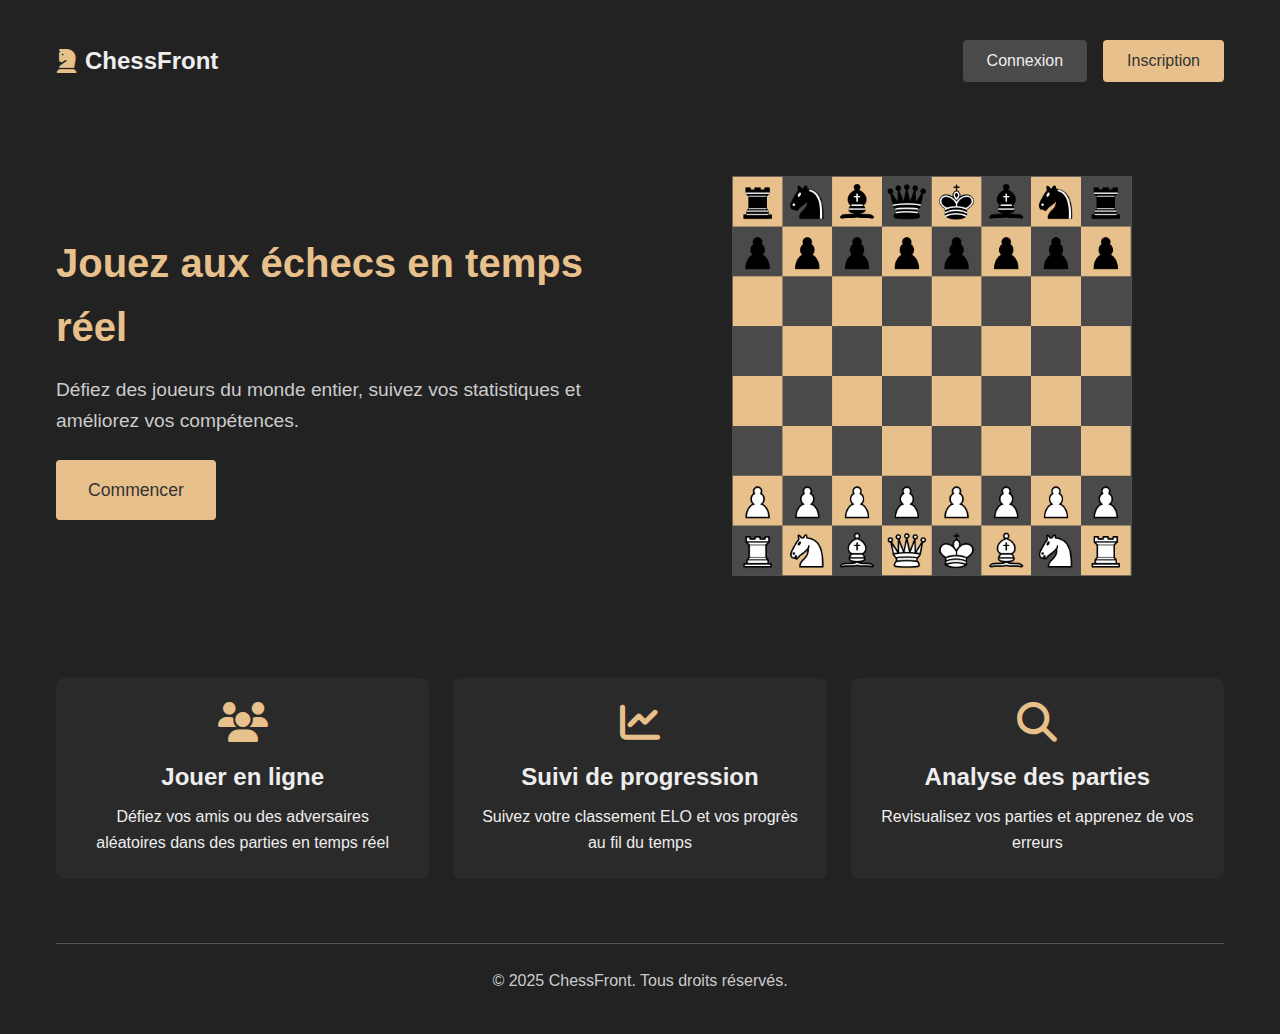
<file: templates/index.html>
<!DOCTYPE html>
<html lang="fr">
<head>
    <meta charset="UTF-8">
    <meta name="viewport" content="width=device-width, initial-scale=1.0">
    <title>Échecs Multijoueur</title>
    <link rel="stylesheet" href="/static/css/styles.css">
    <link rel="stylesheet" href="https://cdnjs.cloudflare.com/ajax/libs/font-awesome/6.4.0/css/all.min.css">
</head>
<body class="landing-page">
    <div class="landing-container">
        <header>
            <div class="logo">
                <i class="fas fa-chess-knight"></i>
                <h1>ChessFront</h1>
            </div>
            <div class="auth-buttons">
                <a href="/login" class="btn btn-light">Connexion</a>
                <a href="/register" class="btn btn-primary">Inscription</a>
            </div>
        </header>

        <main>
            <section class="hero">
                <div class="hero-content">
                    <h2>Jouez aux échecs en temps réel</h2>
                    <p>Défiez des joueurs du monde entier, suivez vos statistiques et améliorez vos compétences.</p>
                    <a href="/register" class="btn btn-large btn-primary">Commencer</a>
                </div>
                <div class="hero-image">
                    <img src="/static/images/chessboard.png" alt="Illustration d’un échiquier">
                </div>
            </section>

            <section class="features">
                <div class="feature-card">
                    <i class="fas fa-users"></i>
                    <h3>Jouer en ligne</h3>
                    <p>Défiez vos amis ou des adversaires aléatoires dans des parties en temps réel</p>
                </div>
                <div class="feature-card">
                    <i class="fas fa-chart-line"></i>
                    <h3>Suivi de progression</h3>
                    <p>Suivez votre classement ELO et vos progrès au fil du temps</p>
                </div>
                <div class="feature-card">
                    <i class="fas fa-search"></i>
                    <h3>Analyse des parties</h3>
                    <p>Revisualisez vos parties et apprenez de vos erreurs</p>
                </div>
            </section>
        </main>

        <footer>
            <p>&copy; 2025 ChessFront. Tous droits réservés.</p>
        </footer>
    </div>
</body>
</html>
</file>
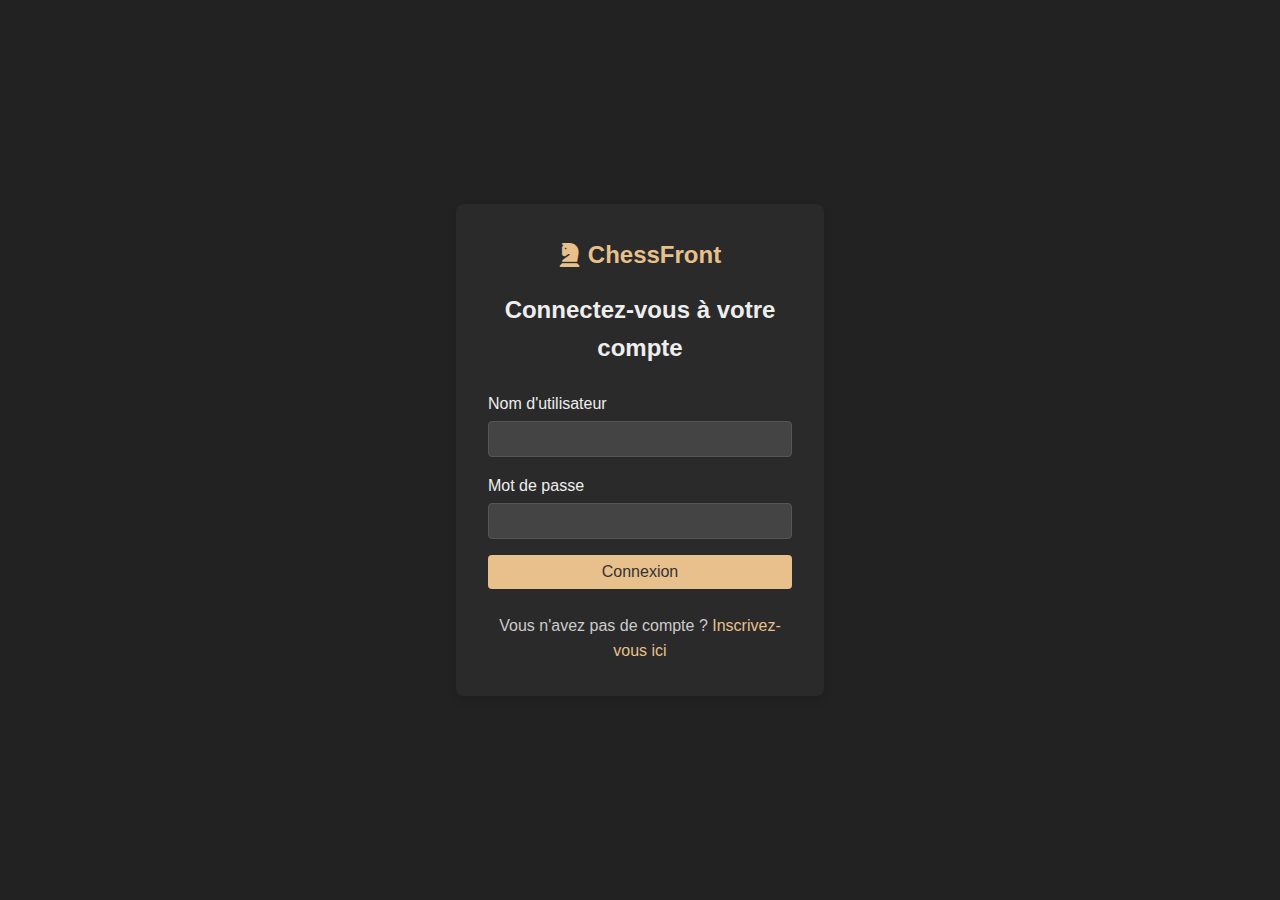
<file: templates/login.html>
<!DOCTYPE html>
<html lang="fr">
<head>
    <meta charset="UTF-8">
    <meta name="viewport" content="width=device-width, initial-scale=1.0">
    <title>Connexion - Échecs Multijoueur</title>
    <link rel="stylesheet" href="/static/css/styles.css">
    <link rel="stylesheet" href="https://cdnjs.cloudflare.com/ajax/libs/font-awesome/6.4.0/css/all.min.css">
</head>
<body class="auth-page">
    <div class="auth-container">
        <div class="auth-card">
            <div class="auth-header">
                <a href="/" class="logo">
                    <i class="fas fa-chess-knight"></i>
                    <h1>ChessFront</h1>
                </a>
                <h2>Connectez-vous à votre compte</h2>
            </div>
            
            <div class="auth-form">
                <div class="alert-box error" id="error-message" style="display:none"></div>
                
                <form id="login-form">
                    <div class="form-group">
                        <label for="username">Nom d'utilisateur</label>
                        <input type="text" id="username" name="username" required>
                    </div>
                    
                    <div class="form-group">
                        <label for="password">Mot de passe</label>
                        <input type="password" id="password" name="password" required>
                    </div>
                    
                    <button type="submit" class="btn btn-primary btn-block">Connexion</button>
                </form>
            </div>
            
            <div class="auth-footer">
                <p>Vous n'avez pas de compte ? <a href="/register">Inscrivez-vous ici</a></p>
            </div>
        </div>
    </div>
    
    <script src="/static/js/auth.js"></script>
</body>
</html>
</file>
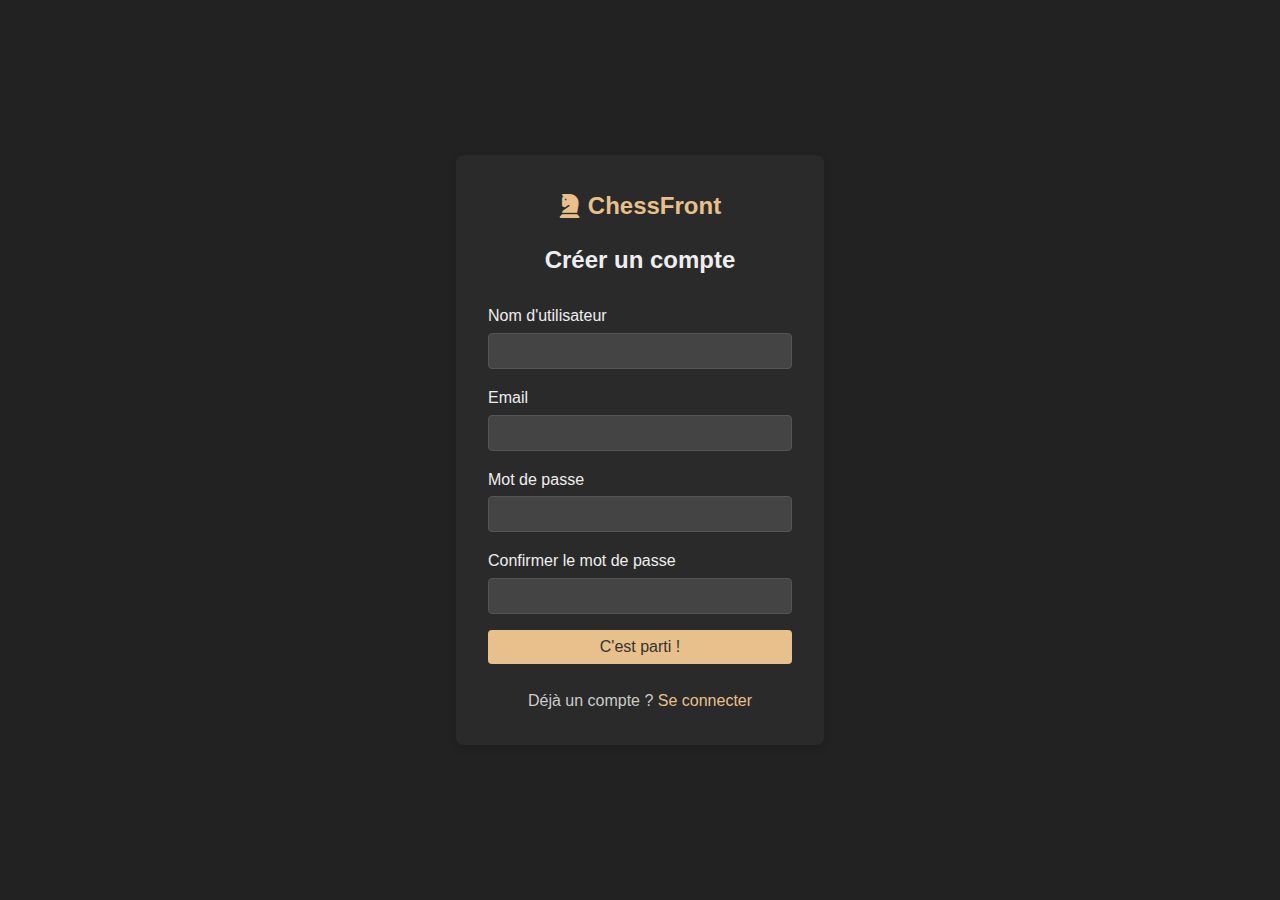
<file: templates/register.html>
<!DOCTYPE html>
<html lang="en">
<head>
    <meta charset="UTF-8">
    <meta name="viewport" content="width=device-width, initial-scale=1.0">
    <title>Register - Chess Multiplayer</title>
    <link rel="stylesheet" href="/static/css/styles.css">
    <link rel="stylesheet" href="https://cdnjs.cloudflare.com/ajax/libs/font-awesome/6.4.0/css/all.min.css">
</head>
<body class="auth-page">
    <div class="auth-container">
        <div class="auth-card">
            <div class="auth-header">
                <a href="/" class="logo">
                    <i class="fas fa-chess-knight"></i>
                    <h1>ChessFront</h1>
                </a>
                <h2>Créer un compte</h2>
            </div>
            
            <div class="auth-form">
                <div class="alert-box error" id="error-message" style="display:none"></div>
                
                <form id="register-form">
                    <div class="form-group">
                        <label for="username">Nom d'utilisateur</label>
                        <input type="text" id="username" name="username" required>
                    </div>
                    
                    <div class="form-group">
                        <label for="email">Email</label>
                        <input type="email" id="email" name="email" required>
                    </div>
                    
                    <div class="form-group">
                        <label for="password">Mot de passe</label>
                        <input type="password" id="password" name="password" required>
                    </div>
                    
                    <div class="form-group">
                        <label for="confirm-password">Confirmer le mot de passe</label>
                        <input type="password" id="confirm-password" name="confirm-password" required>
                    </div>
                    
                    <button type="submit" class="btn btn-primary btn-block">C'est parti !</button>
                </form>
            </div>
            
            <div class="auth-footer">
                <p>Déjà un compte ? <a href="/login">Se connecter</a></p>
            </div>
        </div>
    </div>
    
    <script src="/static/js/auth.js"></script>
</body>
</html>
</file>
<file: static/css/styles.css>
:root {
  /* Main colors - based on original theme */
  --dark-square: #4a4a4a;
  --light-square: #e8c08c;
  --board-border: #505050;
  --highlight-color: rgba(255, 255, 0, 0.5);
  --arrow-color: rgba(255, 0, 0, 0.7);
  --move-highlight: #e8c08c;
  
  /* Expanded color palette */
  --bg-color: #222222;
  --panel-bg: #333333;
  --text-color: #eeeeee;
  --text-secondary: #cccccc;
  --text-dark: #333333;
  
  /* Button colors */
  --button-bg: #4a4a4a;
  --button-hover: #666666;
  --button-text: #ffffff;
  --button-primary: #e8c08c;
  --button-primary-hover: #d6b07c;
  --button-danger: #d9534f;
  --button-danger-hover: #c9302c;
  
  /* Form colors */
  --input-bg: #444444;
  --input-text: #ffffff;
  --border-color: #555555;
  
  /* UI components */
  --dropdown-bg: #3a3a3a;
  --dropdown-hover: #4a4a4a;
  --dropdown-selected: #5a5a5a;
  --card-bg: #2a2a2a;
  --card-border: #3a3a3a;
  
  /* Spacing */
  --space-xs: 0.25rem;
  --space-sm: 0.5rem;
  --space-md: 1rem;
  --space-lg: 1.5rem;
  --space-xl: 2rem;
}

/* Base styles */
* {
  margin: 0;
  padding: 0;
  box-sizing: border-box;
}

body {
  font-family: 'Segoe UI', Tahoma, Geneva, Verdana, sans-serif;
  background-color: var(--bg-color);
  color: var(--text-color);
  line-height: 1.6;
  min-height: 100vh;
}

h1, h2, h3, h4, h5, h6 {
  margin-bottom: var(--space-md);
  font-weight: 600;
}

a {
  color: var(--button-primary);
  text-decoration: none;
  transition: color 0.3s ease;
}

a:hover {
  color: var(--button-primary-hover);
}

/* Button styles */
.btn {
  display: inline-block;
  padding: var(--space-sm) var(--space-lg);
  background-color: var(--button-bg);
  color: var(--button-text);
  border: none;
  border-radius: 4px;
  cursor: pointer;
  font-size: 1rem;
  transition: all 0.3s ease;
  text-align: center;
  font-weight: 500;
}

.btn:hover {
  background-color: var(--button-hover);
}

.btn-primary {
  background-color: var(--button-primary);
  color: var(--text-dark);
}

.btn-primary:hover {
  background-color: var(--button-primary-hover);
}

.btn-danger {
  background-color: var(--button-danger);
}

.btn-danger:hover {
  background-color: var(--button-danger-hover);
}

.btn-light {
  background-color: var(--button-bg);
  color: var(--text-color);
}

.btn-light:hover {
  background-color: var(--button-hover);
}

.btn-large {
  padding: var(--space-md) var(--space-xl);
  font-size: 1.1rem;
}

.btn-block {
  display: block;
  width: 100%;
}

/* Form styles */
.form-group {
  margin-bottom: var(--space-md);
}

label {
  display: block;
  margin-bottom: var(--space-xs);
  font-weight: 500;
}

input[type="text"],
input[type="email"],
input[type="password"],
select,
textarea {
  width: 100%;
  padding: var(--space-sm) var(--space-md);
  border: 1px solid var(--border-color);
  border-radius: 4px;
  background-color: var(--input-bg);
  color: var(--input-text);
  font-size: 1rem;
}

input[type="text"]:focus,
input[type="email"]:focus,
input[type="password"]:focus,
select:focus,
textarea:focus {
  outline: none;
  border-color: var(--button-primary);
}

/* Alert box */
.alert-box {
  padding: var(--space-md);
  border-radius: 4px;
  margin-bottom: var(--space-md);
}

.alert-box.error {
  background-color: rgba(217, 83, 79, 0.2);
  border: 1px solid var(--button-danger);
  color: #f8d7da;
}

.alert-box.success {
  background-color: rgba(92, 184, 92, 0.2);
  border: 1px solid #5cb85c;
  color: #d4edda;
}

/* Modal styles */
.modal {
  position: fixed;
  top: 0;
  left: 0;
  width: 100%;
  height: 100%;
  background-color: rgba(0, 0, 0, 0.7);
  display: flex;
  justify-content: center;
  align-items: center;
  z-index: 1000;
}

.modal-content {
  background-color: var(--card-bg);
  padding: var(--space-xl);
  border-radius: 8px;
  width: 90%;
  max-width: 500px;
  position: relative;
}

.close {
  position: absolute;
  top: var(--space-md);
  right: var(--space-md);
  font-size: 1.5rem;
  cursor: pointer;
}

.modal-actions {
  display: flex;
  justify-content: flex-end;
  gap: var(--space-md);
  margin-top: var(--space-lg);
}

/* Main Navigation */
.main-nav {
  display: flex;
  justify-content: space-between;
  align-items: center;
  padding: var(--space-md) var(--space-xl);
  background-color: var(--panel-bg);
  box-shadow: 0 2px 5px rgba(0, 0, 0, 0.1);
}

.logo {
  display: flex;
  align-items: center;
  gap: var(--space-sm);
}

.logo i {
  font-size: 1.5rem;
  color: var(--button-primary);
}

.logo h1 {
  font-size: 1.5rem;
  margin-bottom: 0;
}

.nav-links {
  display: flex;
  gap: var(--space-lg);
}

.nav-link {
  color: white;
  font-weight: 500;
  padding: var(--space-xs) var(--space-sm);
  border-radius: 4px;
}

.nav-link:hover, .nav-link.active {
  color: #e8c08c;
}

/* Landing page styles */
.landing-page {
  min-height: 100vh;
  background-color: var(--bg-color);
}

.landing-container {
  max-width: 1200px;
  margin: 0 auto;
  padding: var(--space-md);
}

.landing-container header {
  display: flex;
  justify-content: space-between;
  align-items: center;
  padding: var(--space-lg) 0;
}

.auth-buttons {
  display: flex;
  gap: var(--space-md);
}

.hero {
  display: flex;
  align-items: center;
  justify-content: space-between;
  padding: var(--space-xl) 0;
  min-height: 60vh;
}

.hero-content {
  flex: 1;
  max-width: 600px;
}

.hero-content h2 {
  font-size: 2.5rem;
  margin-bottom: var(--space-md);
  color: var(--button-primary);
}

.hero-content p {
  font-size: 1.2rem;
  margin-bottom: var(--space-lg);
  color: var(--text-secondary);
}

.hero-image {
  flex: 1;
  display: flex;
  justify-content: center;
  align-items: center;
}

.hero-image img {
  max-width: 100%;
  height: auto;
  max-height: 400px;
}

.features {
  display: grid;
  grid-template-columns: repeat(auto-fit, minmax(300px, 1fr));
  gap: var(--space-lg);
  padding: var(--space-xl) 0;
}

.feature-card {
  background-color: var(--card-bg);
  padding: var(--space-lg);
  border-radius: 8px;
  text-align: center;
  transition: transform 0.3s ease;
}

.feature-card:hover {
  transform: translateY(-5px);
}

.feature-card i {
  font-size: 2.5rem;
  color: var(--button-primary);
  margin-bottom: var(--space-md);
}

.feature-card h3 {
  font-size: 1.5rem;
  margin-bottom: var(--space-sm);
}

footer {
  text-align: center;
  padding: var(--space-lg) 0;
  color: var(--text-secondary);
  border-top: 1px solid var(--border-color);
  margin-top: var(--space-xl);
}

/* Auth pages */
.auth-page {
  display: flex;
  justify-content: center;
  align-items: center;
  min-height: 100vh;
  background-color: var(--bg-color);
}

.auth-container {
  width: 100%;
  max-width: 400px;
  padding: var(--space-md);
}

.auth-card {
  background-color: var(--card-bg);
  border-radius: 8px;
  padding: var(--space-xl);
  box-shadow: 0 4px 10px rgba(0, 0, 0, 0.1);
}

.auth-header {
  text-align: center;
  margin-bottom: var(--space-lg);
}

.auth-header .logo {
  justify-content: center;
  margin-bottom: var(--space-md);
}

.auth-footer {
  text-align: center;
  margin-top: var(--space-lg);
  color: var(--text-secondary);
}

/* Dashboard styles */
.dashboard-page {
  min-height: 100vh;
  background-color: var(--bg-color);
}

.dashboard-container {
  max-width: 1200px;
  margin: 0 auto;
  padding: var(--space-md) var(--space-lg);
}

.welcome-banner {
  display: flex;
  justify-content: space-between;
  align-items: center;
  background-color: var(--panel-bg);
  padding: var(--space-lg);
  border-radius: 8px;
  margin-bottom: var(--space-lg);
}

.welcome-text h2 {
  margin-bottom: var(--space-xs);
}

.dashboard-actions {
  display: flex;
  gap: var(--space-md);
}

.dashboard-content {
  display: grid;
  grid-template-columns: 1fr 2fr;
  gap: var(--space-lg);
}

.stats-card {
  background-color: var(--card-bg);
  padding: var(--space-lg);
  border-radius: 8px;
  grid-column: 1 / 2;
}

.stats-grid {
  display: grid;
  grid-template-columns: repeat(2, 1fr);
  gap: var(--space-md);
  margin-top: var(--space-md);
}

.stat-item {
  text-align: center;
  padding: var(--space-md);
  background-color: var(--panel-bg);
  border-radius: 4px;
}

.stat-value {
  display: block;
  font-size: 2rem;
  font-weight: bold;
  color: var(--button-primary);
}

.stat-label {
  color: var(--text-secondary);
}

.active-games-container, .recent-games-container {
  background-color: var(--card-bg);
  padding: var(--space-lg);
  border-radius: 8px;
}

.active-games-container {
  grid-column: 2 / 3;
}

.recent-games-container {
  grid-column: 1 / 3;
  margin-top: var(--space-lg);
}

.games-grid {
  display: grid;
  grid-template-columns: repeat(auto-fill, minmax(280px, 1fr));
  gap: var(--space-md);
  margin-top: var(--space-md);
}

.game-card {
  background-color: var(--panel-bg);
  border-radius: 4px;
  padding: var(--space-md);
  display: flex;
  flex-direction: column;
}
.game-card.Won {
  border-left: 4px solid #2ecc71;
}

.game-card.Lost {
  border-left: 4px solid #e74c3c;
}
.game-card.Draw {
  border-left: 4px solid #777;
}


.game-card-header {
  display: flex;
  justify-content: space-between;
  margin-bottom: var(--space-sm);
}





.game-result.Won {
  border-left: 4px solid #2ecc71;
}

.game-result.Lost {
  border-left: 4px solid #e74c3c;
}





.opponent-info {
  display: flex;
  align-items: center;
  gap: var(--space-sm);
}

.game-status-badge {
  font-size: 0.8rem;
  padding: 2px 8px;
  border-radius: 12px;
  background-color: var(--button-bg);
}

.game-status-badge.active {
  background-color: #5cb85c;
}

.game-status-badge.completed {
  background-color: var(--button-primary);
  color: var(--text-dark);
}

.game-card-actions {
  margin-top: auto;
  padding-top: var(--space-md);
}

.no-games-message {
  grid-column: 1 / -1;
  text-align: center;
  padding: var(--space-lg);
  color: var(--text-secondary);
}

/* Color options for new game */
.color-options {
  display: flex;
  gap: var(--space-md);
}

.color-option {
  display: flex;
  align-items: center;
  gap: var(--space-xs);
  cursor: pointer;
}

.color-option input {
  position: absolute;
  opacity: 0;
  cursor: pointer;
  height: 0;
  width: 0;
}

.color-box {
  display: inline-block;
  width: 20px;
  height: 20px;
  border-radius: 4px;
  border: 1px solid var(--border-color);
}

.white-box {
  background-color: #fff;
}

.black-box {
  background-color: #000;
}

.random-box {
  background: linear-gradient(135deg, #fff 0%, #fff 49%, #000 51%, #000 100%);
}

.color-option input:checked + .color-box {
  border: 2px solid var(--button-primary);
}

/* Game page styles */
.game-page {
  min-height: 100vh;
  background-color: var(--bg-color);
}

.game-container {
  display: grid;
  grid-template-areas:
    "header header header"
    "controls board details"
    "chat chat chat";
  grid-template-columns: 250px 1fr 250px;
  grid-template-rows: auto 1fr auto;
  gap: var(--space-md);
  max-width: 1400px;
  margin: 0 auto;
  padding: var(--space-md);
  height: calc(100vh - 70px);
}
.game-controls {
  grid-area: controls;
  background-color: var(--card-bg);
  border-radius: 8px;
  padding: var(--space-md);
  display: flex;
  flex-direction: column;
  gap: var(--space-md);
}

.game-sidebar {
  background-color: var(--card-bg);
  border-radius: 8px;
  padding: var(--space-lg);
  display: flex;
  flex-direction: column;
  height: calc(100vh - 135px);
}

.game-info {
  display: flex;
  flex-direction: column;
  gap: var(--space-lg);
}

.player-info {
  display: flex;
  align-items: center;
  gap: var(--space-md);
}

.avatar {
  width: 40px;
  height: 40px;
  border-radius: 50%;
  background-color: var(--panel-bg);
  display: flex;
  justify-content: center;
  align-items: center;
}

.avatar i {
  font-size: 1.2rem;
  color: var(--text-secondary);
}

.player-details h3 {
  margin-bottom: 0;
  font-size: 1rem;
}

.game-status-container {
  padding: var(--space-md);
  background-color: var(--panel-bg);
  border-radius: 4px;
  text-align: center;
  margin: var(--space-md) 0;
}

.check-indicator {
  color: #dc3545;
  font-weight: bold;
  margin-top: var(--space-xs);
}

.move-history-container {
  flex-grow: 1;
  overflow-y: auto;
  background-color: var(--panel-bg);
  border-radius: 4px;
  padding: var(--space-md);
  margin: var(--space-md) 0;
}

.moves-list {
  font-family: monospace;
  line-height: 1.8;
}

.game-actions {
  display: flex;
  gap: var(--space-md);
  margin-top: var(--space-md);
}

.game-result {
  background-color: var(--panel-bg);
  border-radius: 4px;
  padding: var(--space-md);
  text-align: center;
}

.result-actions {
  display: flex;
  gap: var(--space-md);
  margin-top: var(--space-md);
}

.main-board-area {
  position: relative;
  display: flex;
  justify-content: center;
  align-items: center;
}

.board-container {
  width: 560px;
  height: 560px;
  position: relative;
}

.board {
  display: grid;
  grid-template-columns: repeat(8, 1fr);
  grid-template-rows: repeat(8, 1fr);
  width: 560px;
  height: 560px;
  border: 5px solid var(--board-border);
  box-sizing: content-box;
}

.promotion-overlay {
  position: absolute;
  top: 0;
  left: 0;
  width: 100%;
  height: 100%;
  background-color: rgba(0, 0, 0, 0.7);
  display: flex;
  justify-content: center;
  align-items: center;
  z-index: 100;
}

.promotion-pieces {
  display: flex;
  background-color: var(--card-bg);
  padding: var(--space-md);
  border-radius: 8px;
}

.promotion-piece {
  width: 70px;
  height: 70px;
  display: flex;
  justify-content: center;
  align-items: center;
  cursor: pointer;
  transition: background-color 0.3s ease;
}

.promotion-piece:hover {
  background-color: var(--highlight-color);
}

.game-details {
  grid-area: details;
  background-color: var(--card-bg);
  border-radius: 8px;
  padding: var(--space-md);
  display: flex;
  flex-direction: column;
  justify-content: space-between;
}

/* Bottom chat area */
.game-chat {
  grid-area: chat;
  background-color: var(--card-bg);
  border-radius: 8px;
  padding: var(--space-md);
  display: flex;
  flex-direction: column;
  height: 200px;
  margin-top: var(--space-md);
}
.chat-messages {
  flex-grow: 1;
  overflow-y: auto;
  background-color: var(--panel-bg);
  border-radius: 4px;
  padding: var(--space-md);
  margin-bottom: var(--space-md);
}

.chat-input {
  display: flex;
  gap: var(--space-sm);
}

.chat-input input {
  flex-grow: 1;
}

/* Game code sharing */
.game-code, .game-link {
  display: flex;
  align-items: center;
  gap: var(--space-sm);
  background-color: var(--panel-bg);
  padding: var(--space-sm);
  border-radius: 4px;
  margin: var(--space-md) 0;
}

.game-code span {
  font-family: monospace;
  font-size: 1.2rem;
  letter-spacing: 2px;
  flex-grow: 1;
  text-align: center;
}

.game-link input {
  flex-grow: 1;
  border: none;
  background: transparent;
  font-family: monospace;
}

/* Chess board styles */
.square {
  width: 70px;
  height: 70px;
  display: flex;
  justify-content: center;
  align-items: center;
  position: relative;
}

.square img {
  width: 90%;
  height: 90%;
  cursor: pointer;
  z-index: 2;
  transition: transform 0.2s ease;
}

.square img:hover {
  transform: scale(1.05);
}

.dark {
  background-color: var(--dark-square);
}

.light {
  background-color: var(--light-square);
}

.highlighted {
  background-color: var(--highlight-color);
}

.piece {
  position: absolute;
  z-index: 3;
  pointer-events: none;
  transform-origin: center;
}

.animating {
  opacity: 0;
}

.overlay {
  position: absolute;
  top: 0;
  left: 0;
  width: 100%;
  height: 100%;
  pointer-events: none;
  z-index: 3;
}

.possible-move {
  position: absolute;
  top: 50%;
  left: 50%;
  width: 16px;
  height: 16px;
  border-radius: 50%;
  background-color: rgba(0, 0, 0, 0.3);
  transform: translate(-50%, -50%);
  z-index: 1;
  pointer-events: none;
}

.possible-capture {
  position: absolute;
  top: 0;
  left: 0;
  width: 100%;
  height: 100%;
  border-radius: 0;
  border: 4px solid rgba(255, 0, 0, 0.3);
  box-sizing: border-box;
  z-index: 1;
  pointer-events: none;
}

.check-indicator {
  position: absolute;
  top: 0;
  left: 0;
  width: 100%;
  height: 100%;
  background-color: rgba(255, 0, 0, 0.3);
  z-index: 1;
  pointer-events: none;
}

/* Move list styling */
.move {
  display: inline-block;
  margin: 0 4px;
  padding: 2px 6px;
  border-radius: 4px;
  cursor: pointer;
}

.move:hover {
  background-color: var(--button-hover);
}

.active-move {
  background-color: var(--button-primary);
  color: var(--text-dark);
  font-weight: bold;
}

.move-number {
  font-weight: bold;
  margin-right: 2px;
}

/* Responsive adjustments */
@media (max-width: 1200px) {
  .game-container {
    grid-template-columns: 250px 1fr 250px;
  }
  
  .board-container, .board {
    width: 480px;
    height: 480px;
  }
  
  .square {
    width: 60px;
    height: 60px;
  }
}

@media (max-width: 992px) {
  .game-container {
    grid-template-columns: 1fr;
    grid-template-rows: auto auto auto;
  }
  
  .game-sidebar, .game-chat {
    height: auto;
  }
  
  .move-history-container, .chat-messages {
    max-height: 200px;
  }
  
  .board-container, .board {
    width: 400px;
    height: 400px;
    margin: 0 auto;
  }
  .board-header {
  grid-area: header;
  display: flex;
  justify-content: space-between;
  align-items: center;
  background-color: var(--card-bg);
  border-radius: 8px;
  padding: var(--space-md);
  margin-bottom: var(--space-md);
}
  .square {
    width: 50px;
    height: 50px;
  }

  .dashboard-content {
    grid-template-columns: 1fr;
  }
  
  .active-games-container {
    grid-column: 1 / 2;
  }
  
  .hero {
    flex-direction: column;
    text-align: center;
  }
  
  .hero-content {
    order: 2;
  }
  
  .hero-image {
    order: 1;
    margin-bottom: var(--space-lg);
  }
}

@media (max-width: 576px) {
  .board-container, .board {
    width: 320px;
    height: 320px;
  }
  
  .square {
    width: 40px;
    height: 40px;
  }
  
  .welcome-banner {
    flex-direction: column;
    text-align: center;
  }
  
  .dashboard-actions {
    margin-top: var(--space-md);
  }
}
/* Add to styles.css */
.game-result {
    background-color: var(--card-bg);
    border-radius: 8px;
    padding: var(--space-md);
    margin-top: var(--space-md);
    text-align: center;
    border-left: 4px solid #777;
    animation: fadeIn 0.5s ease-in-out;
}

.game-result.win {
    border-left-color: #2ecc71;
}

.game-result.loss {
    border-left-color: #e74c3c;
}

.game-result.draw {
    border-left-color: #777;
}

#result-message {
    font-size: 1.2rem;
    font-weight: bold;
    margin-bottom: var(--space-md);
}

@keyframes fadeIn {
    from { opacity: 0; }
    to { opacity: 1; }
}

/* Style for the rematch button */
#rematch-btn {
    background-color: var(--button-primary);
    color: var(--text-dark);
    font-weight: bold;
}

#rematch-btn:hover {
    background-color: var(--button-primary-hover);
}
</file>
